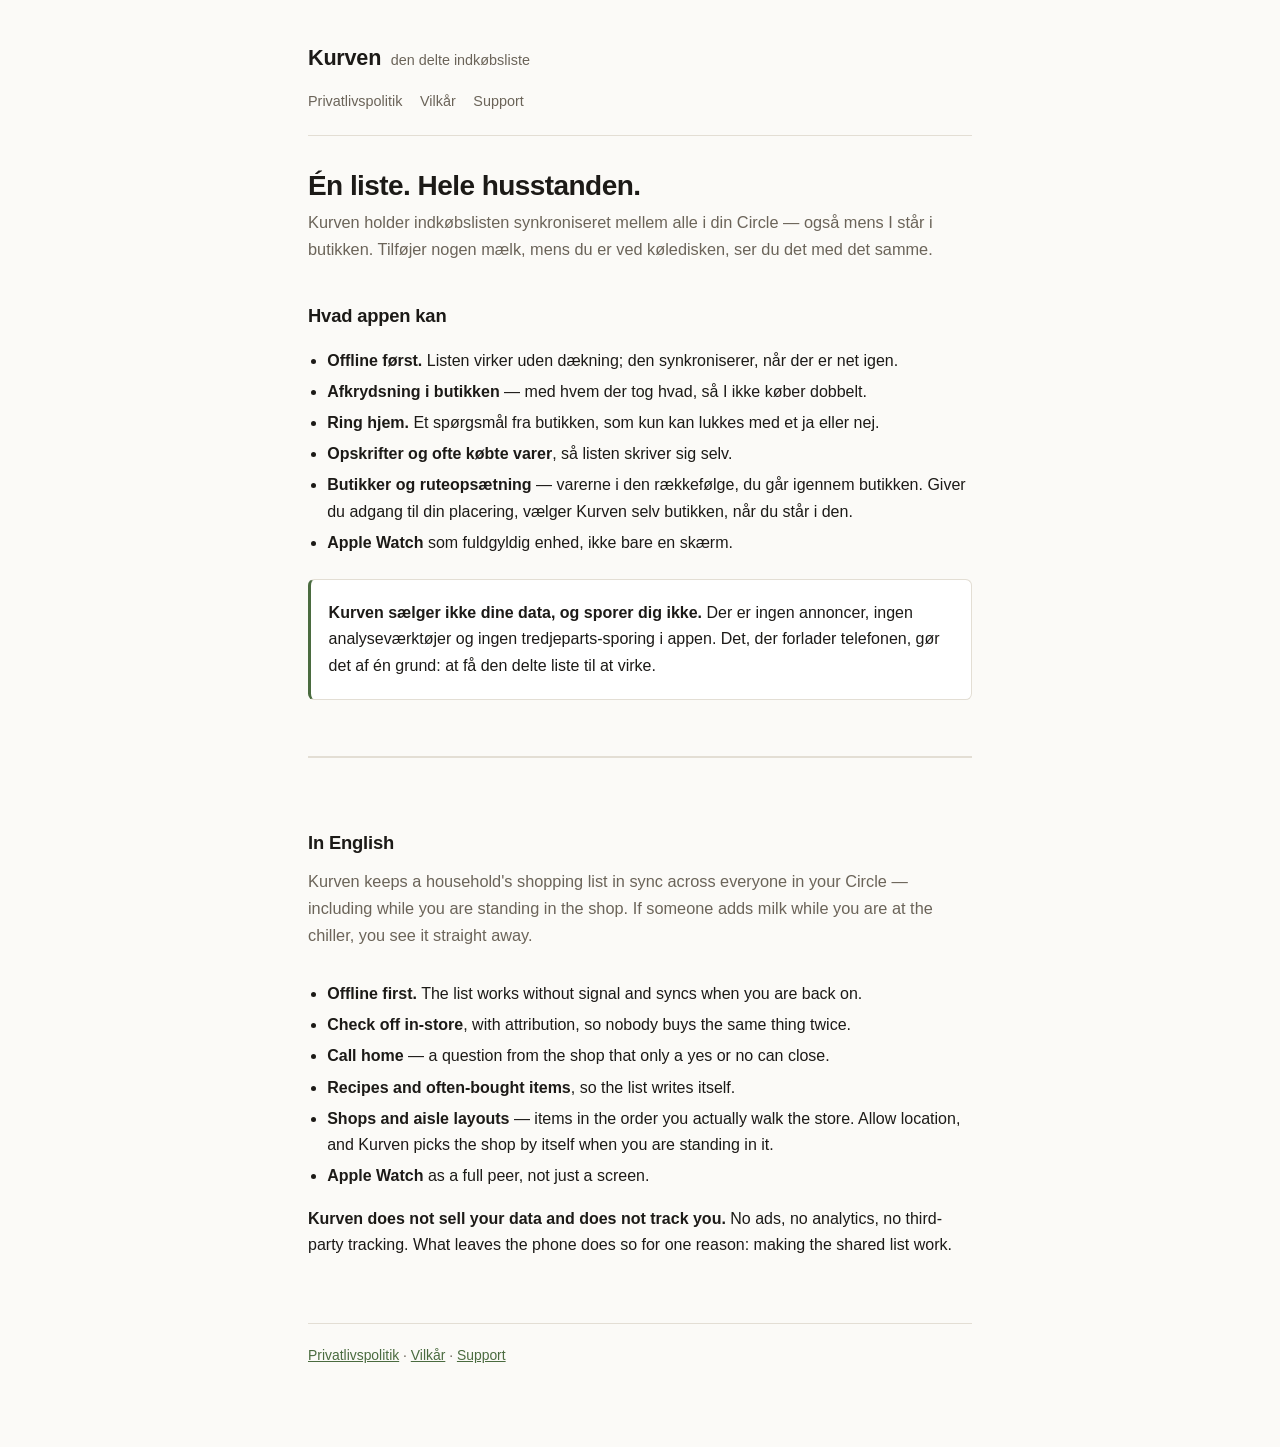
<file: index.html>
<!doctype html>
<html lang="da">
<head>
<meta charset="utf-8">
<meta name="viewport" content="width=device-width,initial-scale=1">
<title>Kurven</title>
<meta name="description" content="Kurven — den delte indkøbsliste til husstanden.">
<link rel="stylesheet" href="/style.css">
</head>
<body>
<div class="wrap">
<header>
  <a class="brand" href="/"><b>Kurven</b> <span>den delte indkøbsliste</span></a>
  <nav>
    <a href="/privacy/">Privatlivspolitik</a>
    <a href="/tos/">Vilkår</a>
    <a href="/support/">Support</a>
  </nav>
</header>

<h1>Én liste. Hele husstanden.</h1>
<p class="lede">Kurven holder indkøbslisten synkroniseret mellem alle i din Circle — også
mens I står i butikken. Tilføjer nogen mælk, mens du er ved køledisken, ser du det med det
samme.</p>

<h2>Hvad appen kan</h2>
<ul>
  <li><b>Offline først.</b> Listen virker uden dækning; den synkroniserer, når der er net igen.</li>
  <li><b>Afkrydsning i butikken</b> — med hvem der tog hvad, så I ikke køber dobbelt.</li>
  <li><b>Ring hjem.</b> Et spørgsmål fra butikken, som kun kan lukkes med et ja eller nej.</li>
  <li><b>Opskrifter og ofte købte varer</b>, så listen skriver sig selv.</li>
  <li><b>Butikker og ruteopsætning</b> — varerne i den rækkefølge, du går igennem butikken.
  Giver du adgang til din placering, vælger Kurven selv butikken, når du står i den.</li>
  <li><b>Apple Watch</b> som fuldgyldig enhed, ikke bare en skærm.</li>
</ul>

<div class="note">
  <p><b>Kurven sælger ikke dine data, og sporer dig ikke.</b> Der er ingen annoncer, ingen
  analyseværktøjer og ingen tredjeparts-sporing i appen. Det, der forlader telefonen, gør det
  af én grund: at få den delte liste til at virke.</p>
</div>

<div class="lang">
<h2 id="en">In English</h2>
<p class="lede">Kurven keeps a household's shopping list in sync across everyone in your
Circle — including while you are standing in the shop. If someone adds milk while you are at
the chiller, you see it straight away.</p>
<ul>
  <li><b>Offline first.</b> The list works without signal and syncs when you are back on.</li>
  <li><b>Check off in-store</b>, with attribution, so nobody buys the same thing twice.</li>
  <li><b>Call home</b> — a question from the shop that only a yes or no can close.</li>
  <li><b>Recipes and often-bought items</b>, so the list writes itself.</li>
  <li><b>Shops and aisle layouts</b> — items in the order you actually walk the store. Allow
  location, and Kurven picks the shop by itself when you are standing in it.</li>
  <li><b>Apple Watch</b> as a full peer, not just a screen.</li>
</ul>
<p><b>Kurven does not sell your data and does not track you.</b> No ads, no analytics, no
third-party tracking. What leaves the phone does so for one reason: making the shared list work.</p>
</div>

<footer>
  <a href="/privacy/">Privatlivspolitik</a> · <a href="/tos/">Vilkår</a> · <a href="/support/">Support</a>
</footer>
</div>
</body>
</html>
</file>
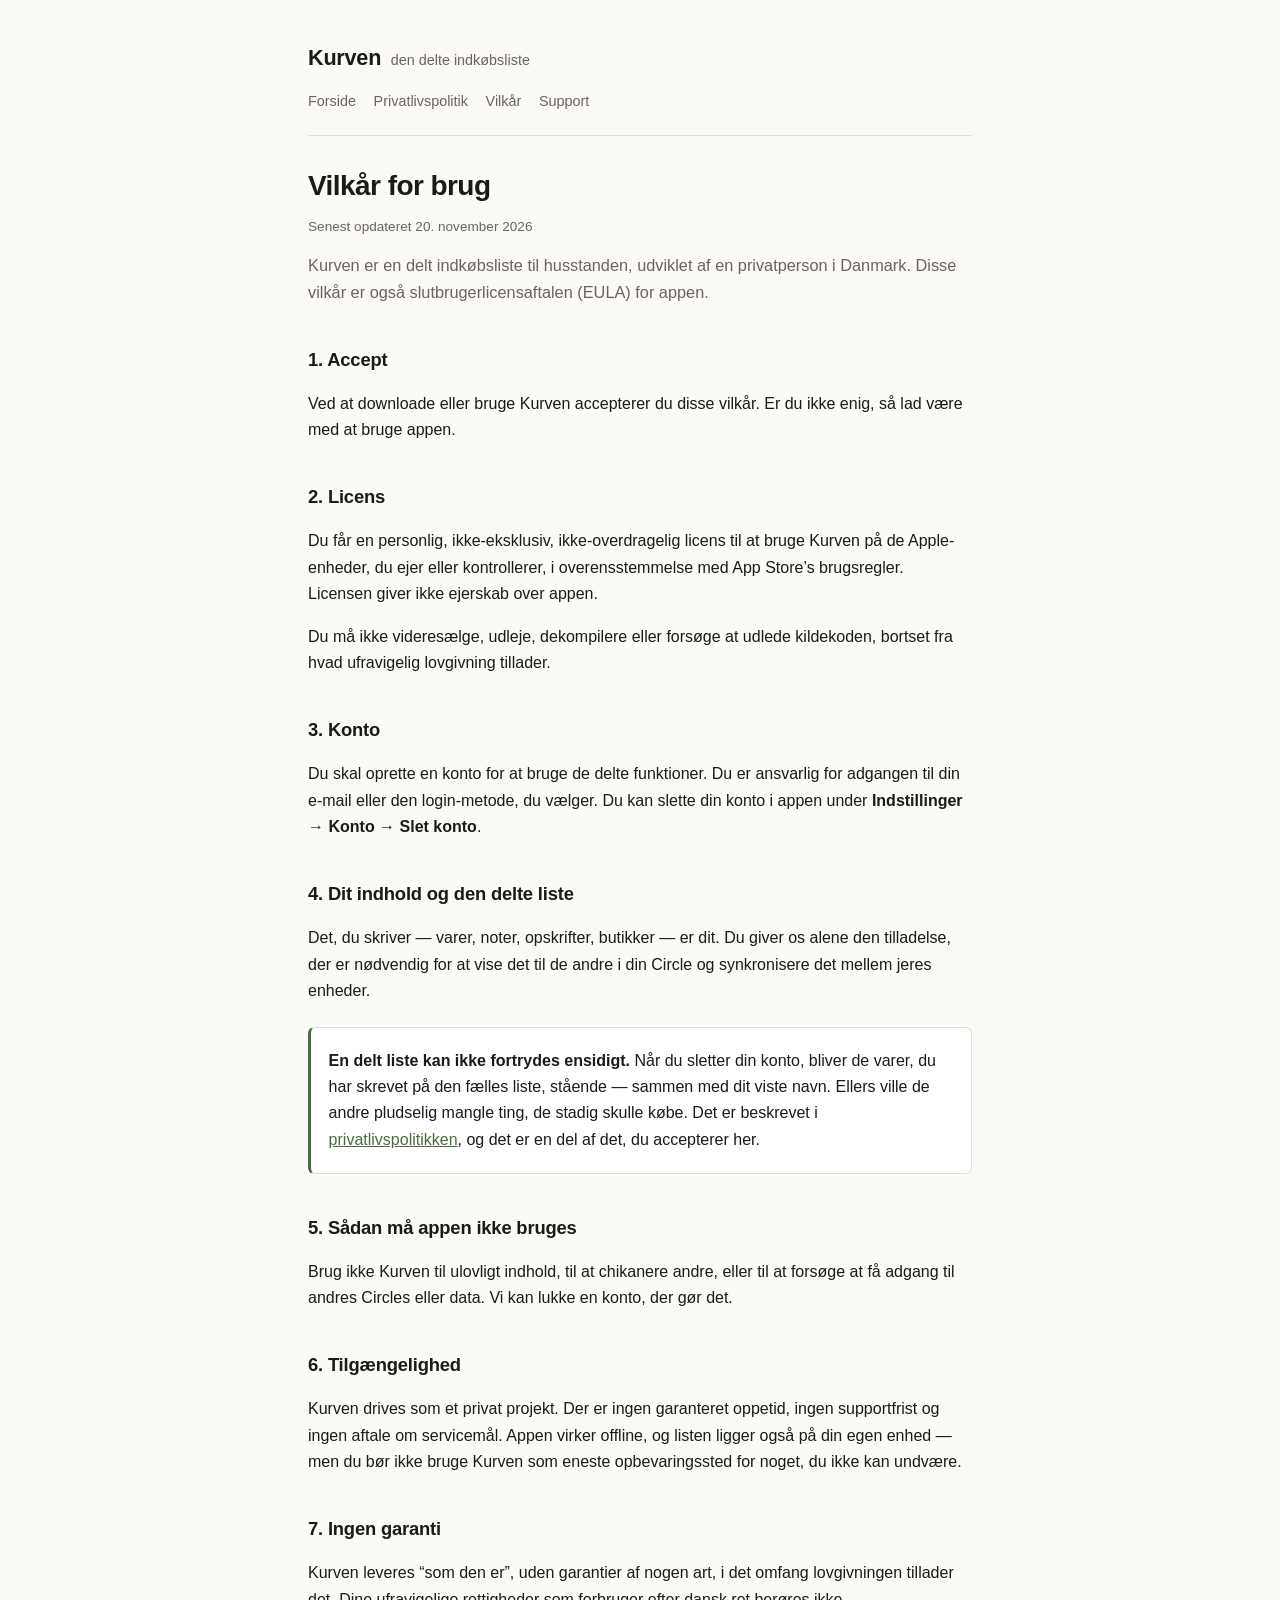
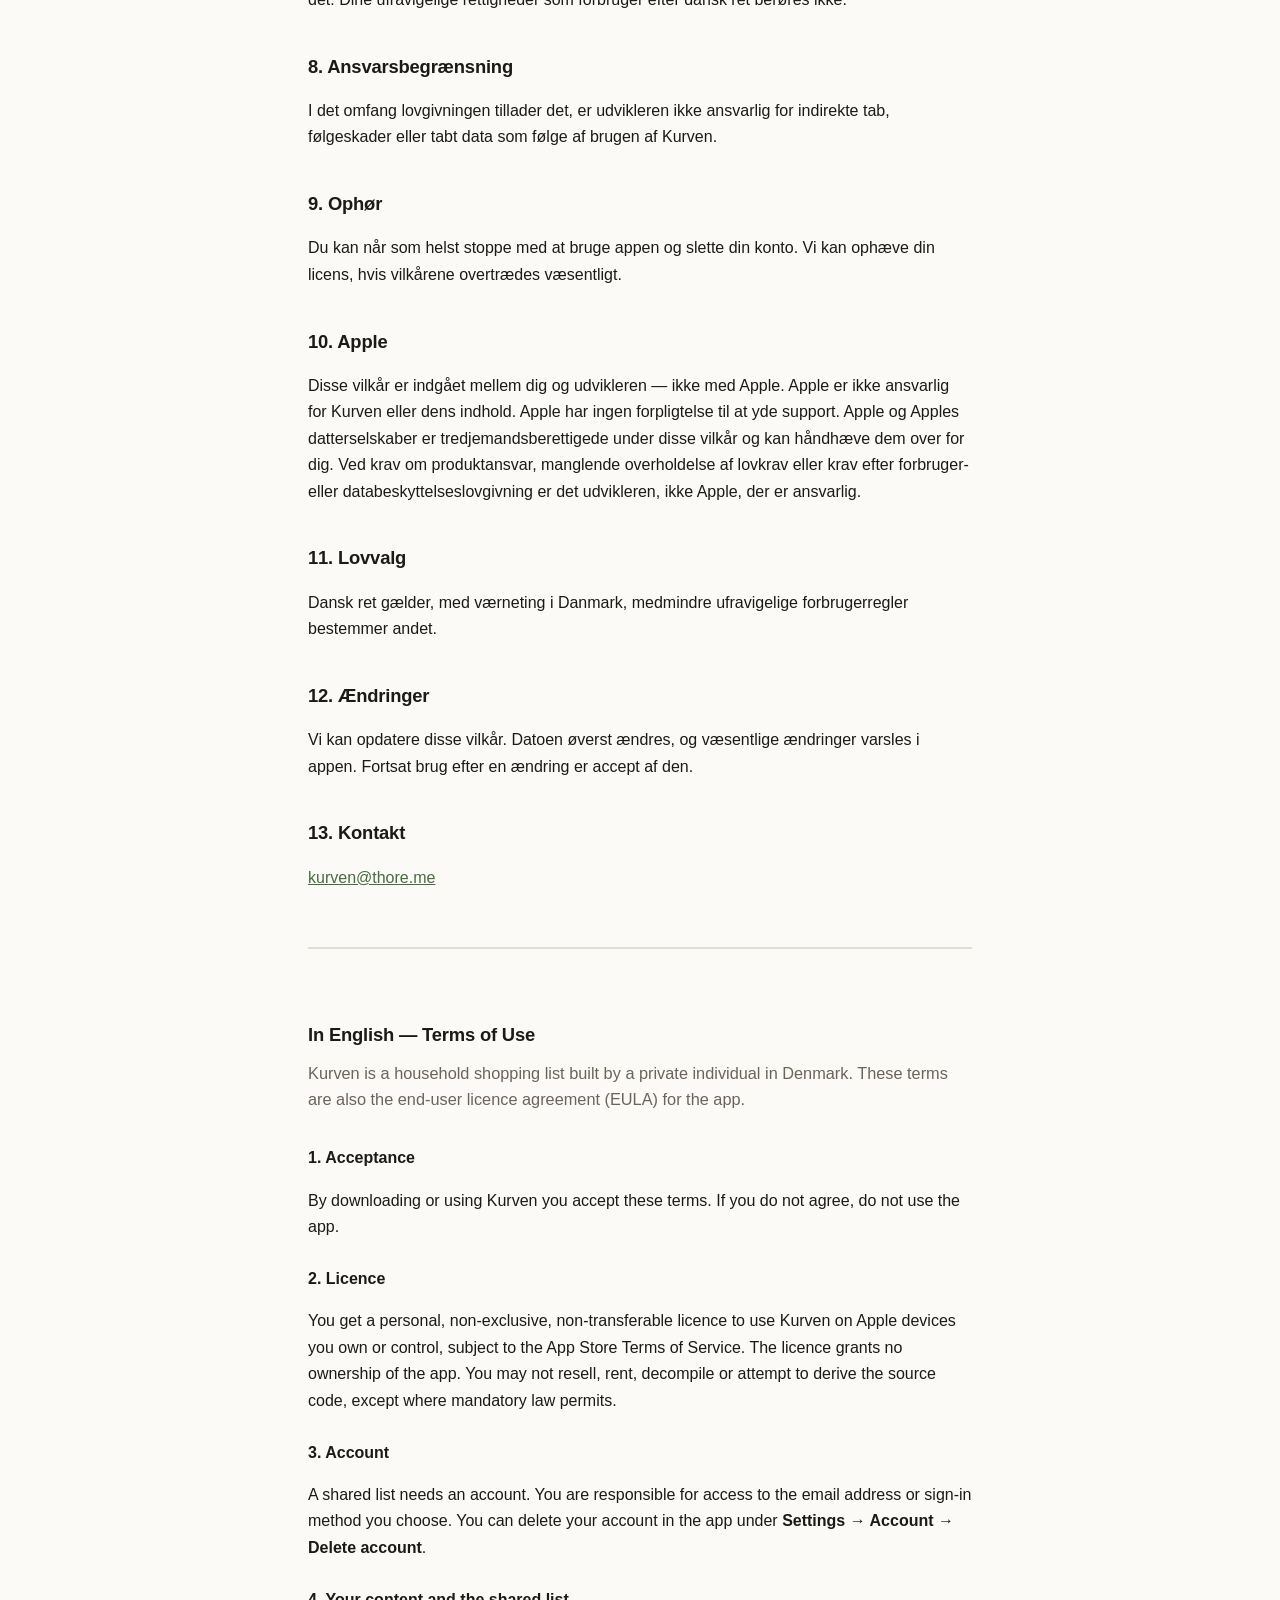
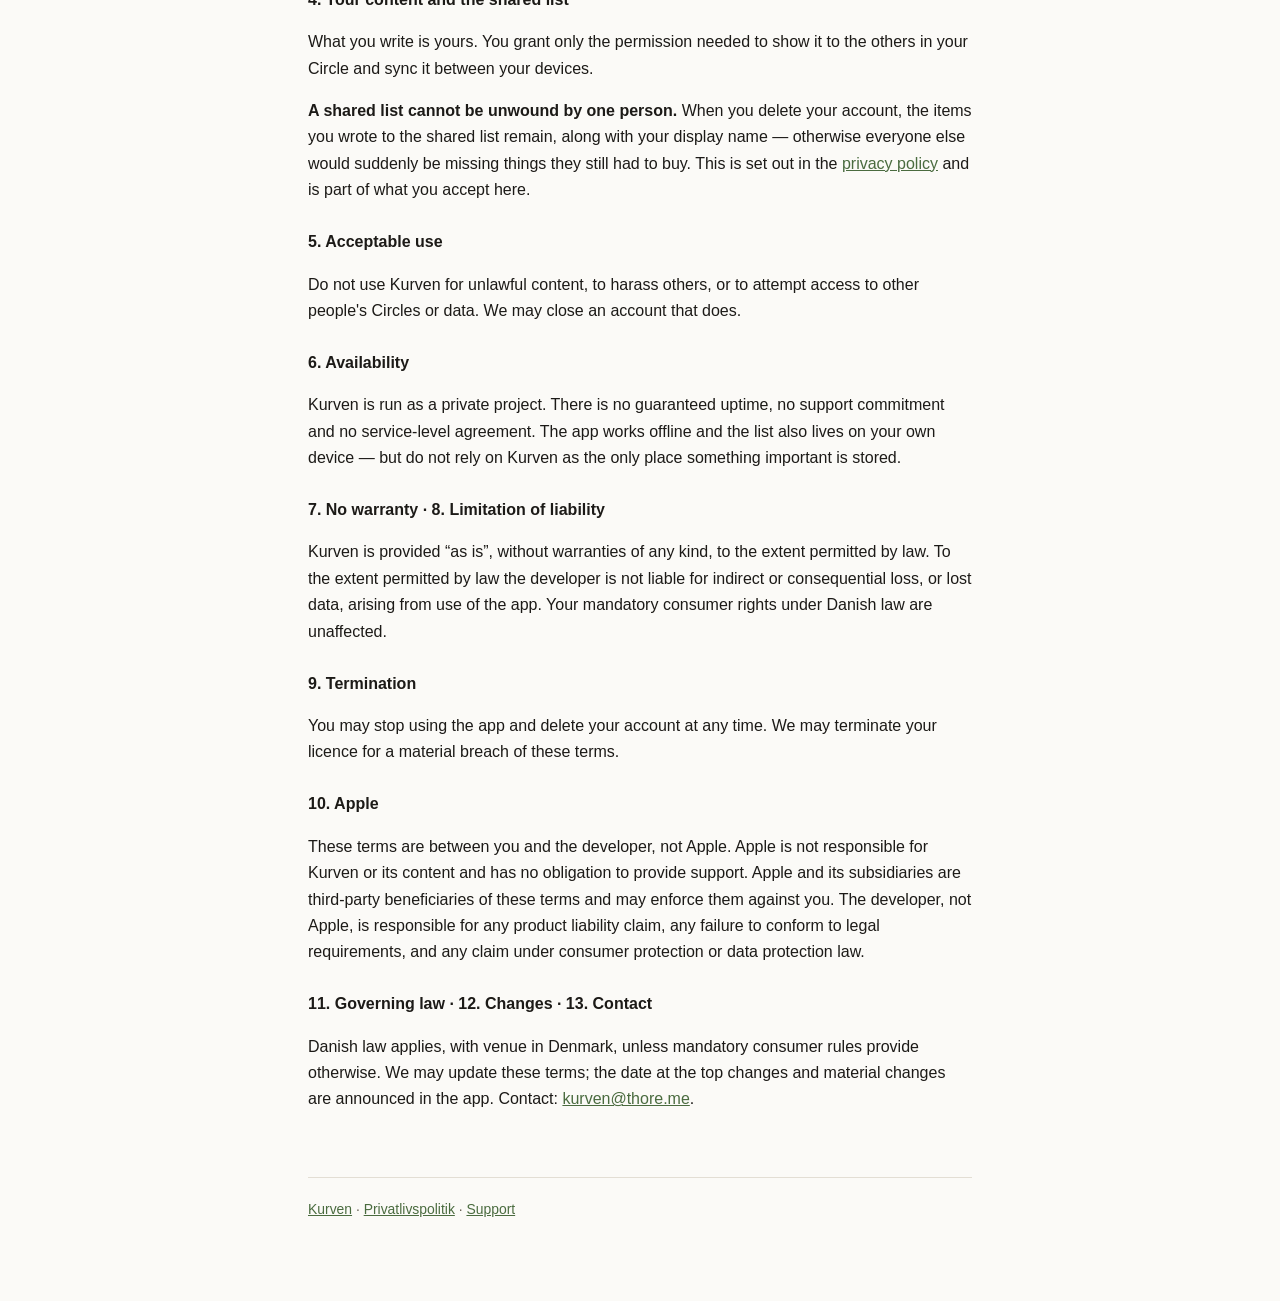
<file: eula/index.html>
<!doctype html>
<html lang="da">
<head>
<meta charset="utf-8">
<meta http-equiv="refresh" content="0; url=/tos/">
<link rel="canonical" href="https://kurven.thore.me/tos/">
<title>Vilkår for brug — Kurven</title>
</head>
<body><p>Se <a href="/tos/">kurven.thore.me/tos</a>.</p></body>
</html>
</file>
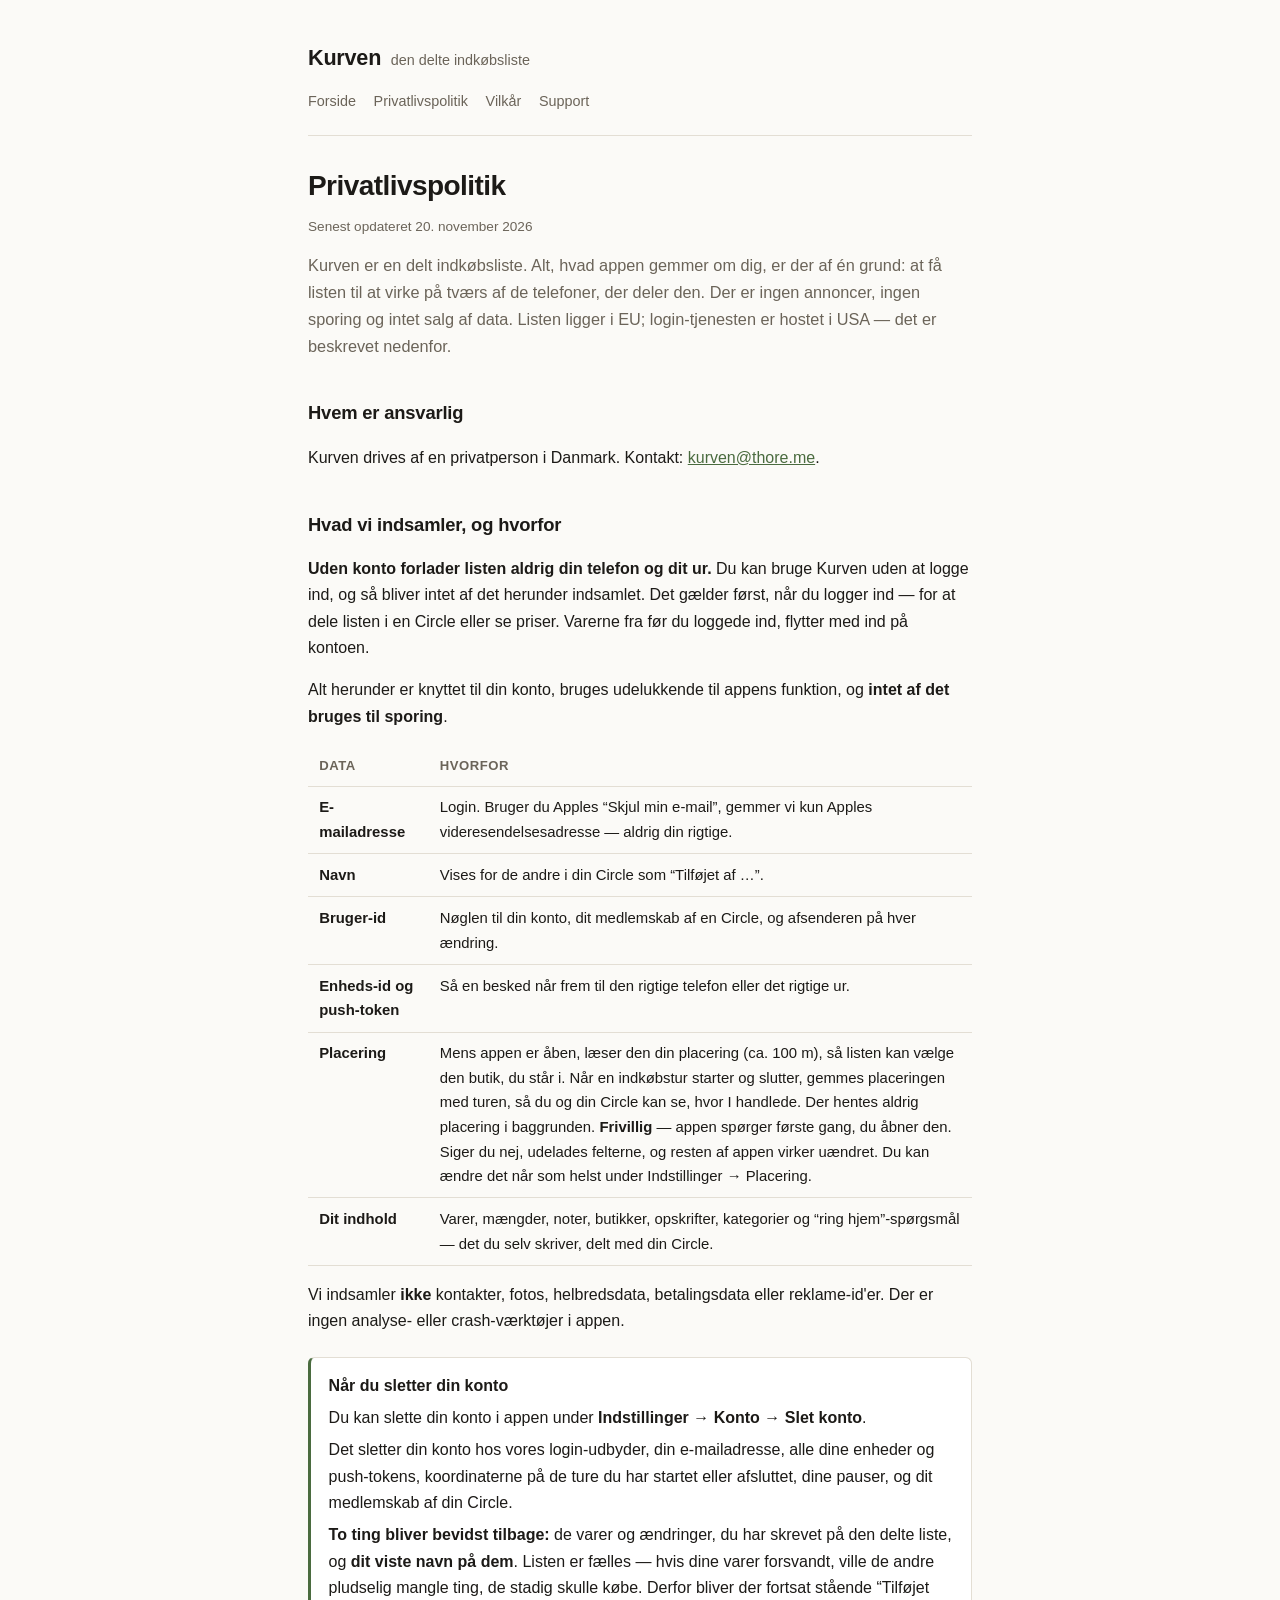
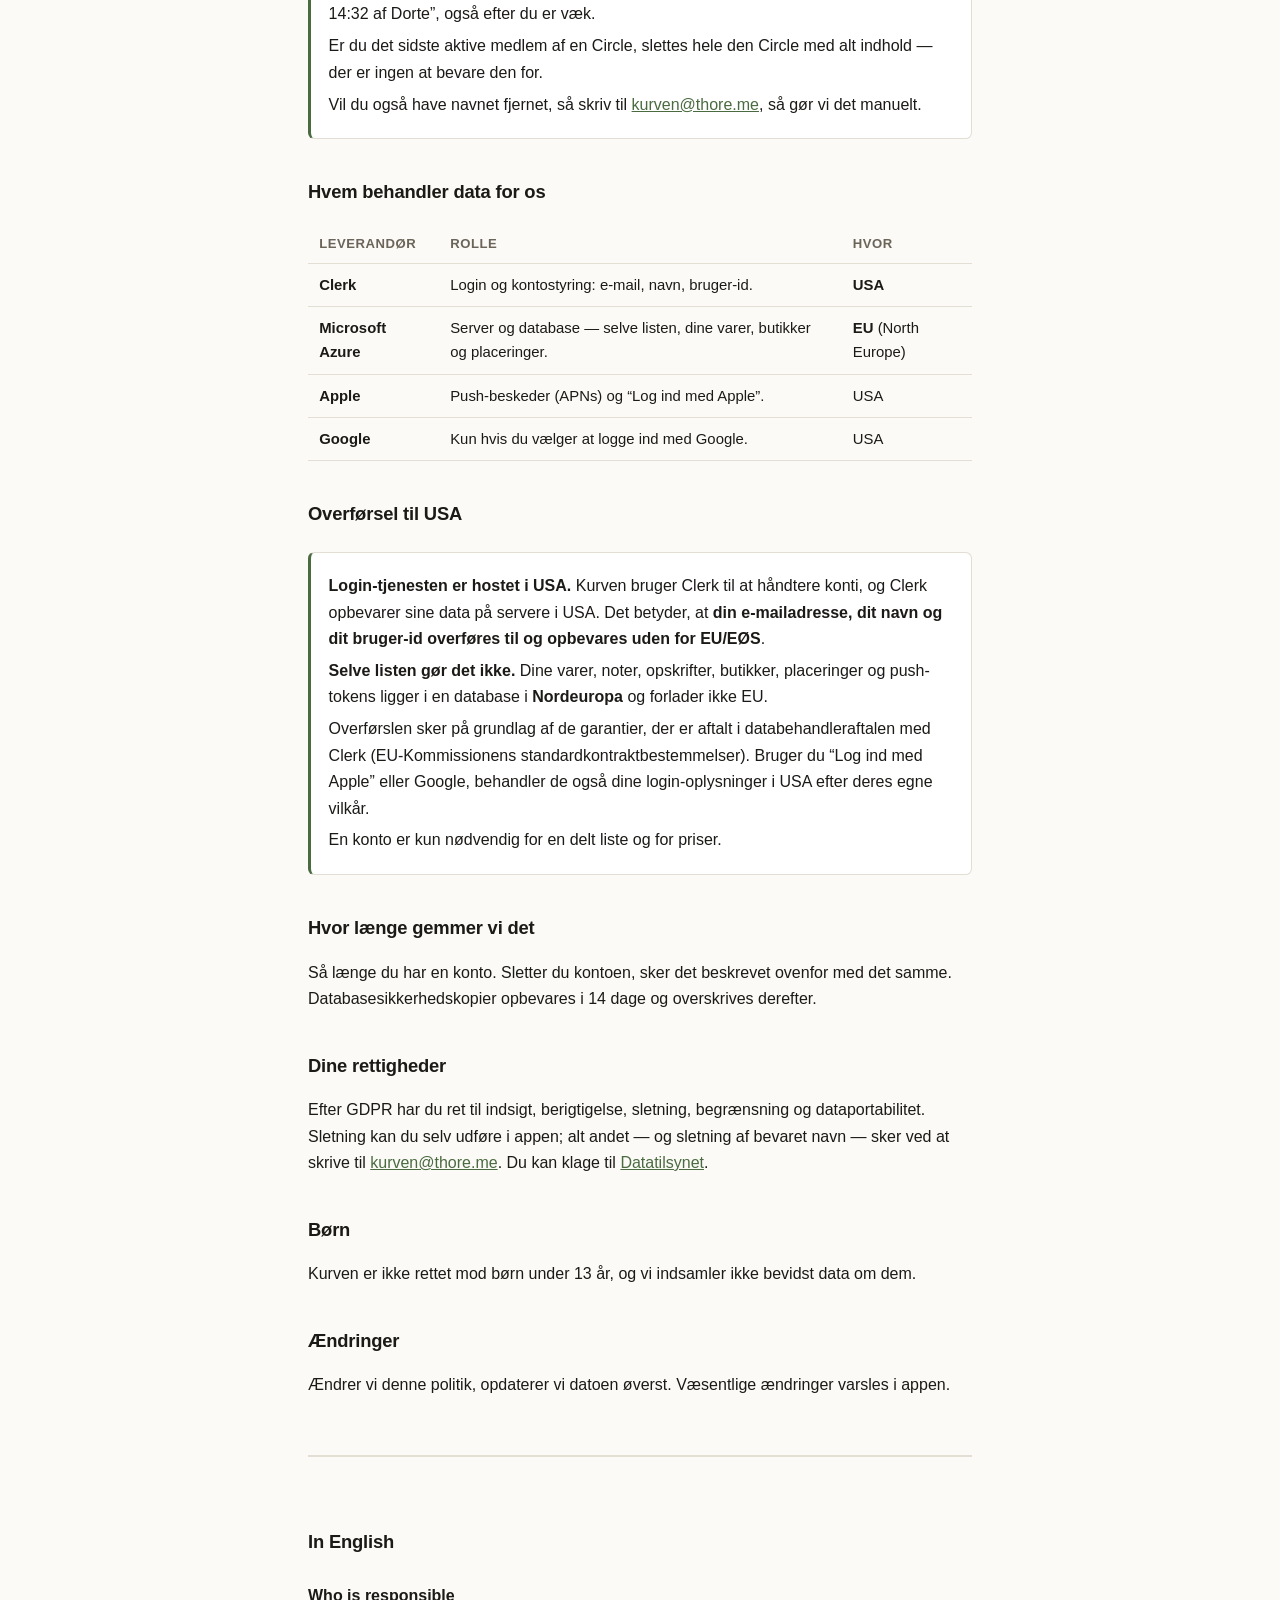
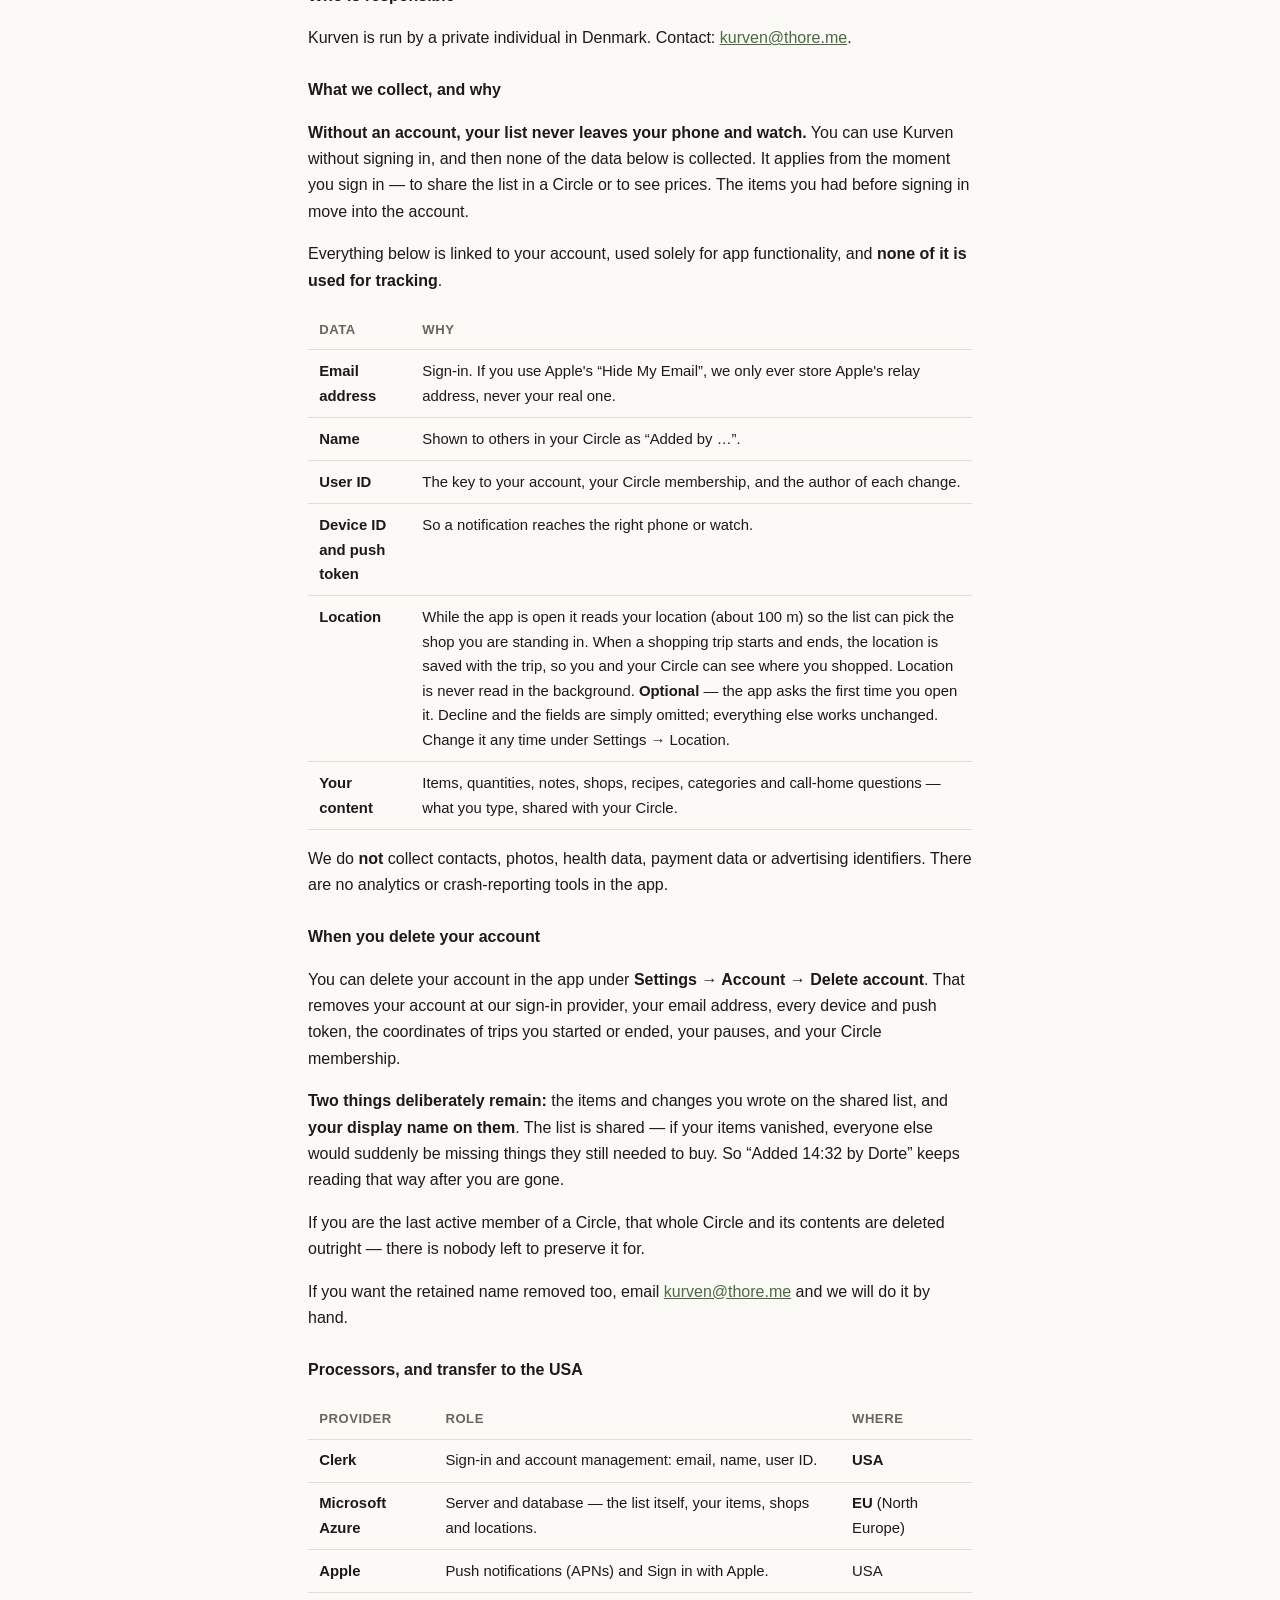
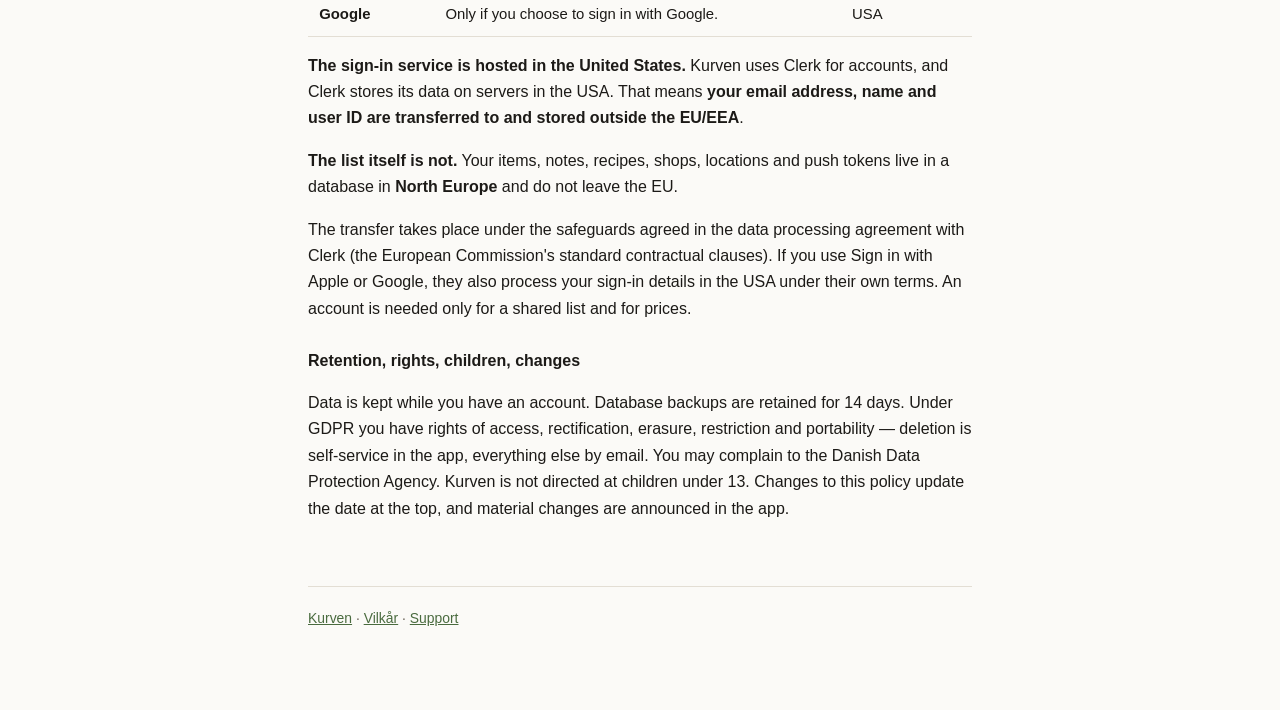
<file: privacy/index.html>
<!doctype html>
<html lang="da">
<head>
<meta charset="utf-8">
<meta name="viewport" content="width=device-width,initial-scale=1">
<title>Privatlivspolitik — Kurven</title>
<meta name="description" content="Kurvens privatlivspolitik: hvad appen indsamler, hvorfor, og hvad der sker når du sletter din konto.">
<link rel="stylesheet" href="/style.css">
</head>
<body>
<div class="wrap">
<header>
  <a class="brand" href="/"><b>Kurven</b> <span>den delte indkøbsliste</span></a>
  <nav><a href="/">Forside</a><a href="/privacy/">Privatlivspolitik</a><a href="/tos/">Vilkår</a><a href="/support/">Support</a></nav>
</header>

<h1>Privatlivspolitik</h1>
<p class="date">Senest opdateret 20. november 2026</p>

<p class="lede">Kurven er en delt indkøbsliste. Alt, hvad appen gemmer om dig, er der af én
grund: at få listen til at virke på tværs af de telefoner, der deler den. Der er ingen
annoncer, ingen sporing og intet salg af data. Listen ligger i EU; login-tjenesten er hostet
i USA — det er beskrevet nedenfor.</p>

<h2>Hvem er ansvarlig</h2>
<p>Kurven drives af en privatperson i Danmark. Kontakt:
<a href="mailto:kurven@thore.me">kurven@thore.me</a>.</p>

<h2>Hvad vi indsamler, og hvorfor</h2>
<p><b>Uden konto forlader listen aldrig din telefon og dit ur.</b> Du kan bruge Kurven uden at
logge ind, og så bliver intet af det herunder indsamlet. Det
gælder først, når du logger ind — for at dele listen i en Circle eller se priser. Varerne fra
før du loggede ind, flytter med ind på kontoen.</p>
<p>Alt herunder er knyttet til din konto, bruges udelukkende til appens funktion, og
<b>intet af det bruges til sporing</b>.</p>

<table>
<tr><th>Data</th><th>Hvorfor</th></tr>
<tr><td><b>E-mailadresse</b></td><td>Login. Bruger du Apples “Skjul min e-mail”, gemmer vi kun Apples videresendelsesadresse — aldrig din rigtige.</td></tr>
<tr><td><b>Navn</b></td><td>Vises for de andre i din Circle som “Tilføjet af …”.</td></tr>
<tr><td><b>Bruger-id</b></td><td>Nøglen til din konto, dit medlemskab af en Circle, og afsenderen på hver ændring.</td></tr>
<tr><td><b>Enheds-id og push-token</b></td><td>Så en besked når frem til den rigtige telefon eller det rigtige ur.</td></tr>
<tr><td><b>Placering</b></td><td>Mens appen er åben, læser den din placering (ca. 100 m), så listen kan vælge den butik, du står i. Når en indkøbstur starter og slutter, gemmes placeringen med turen, så du og din Circle kan se, hvor I handlede. Der hentes aldrig placering i baggrunden. <b>Frivillig</b> — appen spørger første gang, du åbner den. Siger du nej, udelades felterne, og resten af appen virker uændret. Du kan ændre det når som helst under Indstillinger → Placering.</td></tr>
<tr><td><b>Dit indhold</b></td><td>Varer, mængder, noter, butikker, opskrifter, kategorier og “ring hjem”-spørgsmål — det du selv skriver, delt med din Circle.</td></tr>
</table>

<p>Vi indsamler <b>ikke</b> kontakter, fotos, helbredsdata, betalingsdata
eller reklame-id'er. Der er ingen analyse- eller crash-værktøjer i appen.</p>

<div class="note">
  <h3 style="margin-top:0">Når du sletter din konto</h3>
  <p>Du kan slette din konto i appen under <b>Indstillinger → Konto → Slet konto</b>.</p>
  <p>Det sletter din konto hos vores login-udbyder, din e-mailadresse, alle dine enheder og
  push-tokens, koordinaterne på de ture du har startet eller afsluttet, dine pauser, og dit
  medlemskab af din Circle.</p>
  <p><b>To ting bliver bevidst tilbage:</b> de varer og ændringer, du har skrevet på den delte
  liste, og <b>dit viste navn på dem</b>. Listen er fælles — hvis dine varer forsvandt, ville
  de andre pludselig mangle ting, de stadig skulle købe. Derfor bliver der fortsat stående
  “Tilføjet 14:32 af Dorte”, også efter du er væk.</p>
  <p>Er du det sidste aktive medlem af en Circle, slettes hele den Circle med alt indhold —
  der er ingen at bevare den for.</p>
  <p>Vil du også have navnet fjernet, så skriv til
  <a href="mailto:kurven@thore.me">kurven@thore.me</a>, så gør vi det manuelt.</p>
</div>

<h2>Hvem behandler data for os</h2>
<table>
<tr><th>Leverandør</th><th>Rolle</th><th>Hvor</th></tr>
<tr><td><b>Clerk</b></td><td>Login og kontostyring: e-mail, navn, bruger-id.</td><td><b>USA</b></td></tr>
<tr><td><b>Microsoft Azure</b></td><td>Server og database — selve listen, dine varer, butikker og placeringer.</td><td><b>EU</b> (North Europe)</td></tr>
<tr><td><b>Apple</b></td><td>Push-beskeder (APNs) og “Log ind med Apple”.</td><td>USA</td></tr>
<tr><td><b>Google</b></td><td>Kun hvis du vælger at logge ind med Google.</td><td>USA</td></tr>
</table>

<h2>Overførsel til USA</h2>
<div class="note">
  <p><b>Login-tjenesten er hostet i USA.</b> Kurven bruger Clerk til at håndtere konti, og
  Clerk opbevarer sine data på servere i USA. Det betyder, at <b>din e-mailadresse, dit navn
  og dit bruger-id overføres til og opbevares uden for EU/EØS</b>.</p>
  <p><b>Selve listen gør det ikke.</b> Dine varer, noter, opskrifter, butikker,
  placeringer og push-tokens ligger i en database i <b>Nordeuropa</b> og forlader ikke EU.</p>
  <p>Overførslen sker på grundlag af de garantier, der er aftalt i databehandleraftalen med
  Clerk (EU-Kommissionens standardkontraktbestemmelser). Bruger du “Log ind med Apple” eller
  Google, behandler de også dine login-oplysninger i USA efter deres egne vilkår.</p>
  <p>En konto er kun nødvendig for en delt liste og for priser.</p>
</div>

<h2>Hvor længe gemmer vi det</h2>
<p>Så længe du har en konto. Sletter du kontoen, sker det beskrevet ovenfor med det samme.
Databasesikkerhedskopier opbevares i 14 dage og overskrives derefter.</p>

<h2>Dine rettigheder</h2>
<p>Efter GDPR har du ret til indsigt, berigtigelse, sletning, begrænsning og dataportabilitet.
Sletning kan du selv udføre i appen; alt andet — og sletning af bevaret navn — sker ved at
skrive til <a href="mailto:kurven@thore.me">kurven@thore.me</a>. Du kan klage
til <a href="https://www.datatilsynet.dk">Datatilsynet</a>.</p>

<h2>Børn</h2>
<p>Kurven er ikke rettet mod børn under 13 år, og vi indsamler ikke bevidst data om dem.</p>

<h2>Ændringer</h2>
<p>Ændrer vi denne politik, opdaterer vi datoen øverst. Væsentlige ændringer varsles i appen.</p>

<div class="lang">
<h2 id="en">In English</h2>

<h3>Who is responsible</h3>
<p>Kurven is run by a private individual in Denmark. Contact:
<a href="mailto:kurven@thore.me">kurven@thore.me</a>.</p>

<h3>What we collect, and why</h3>
<p><b>Without an account, your list never leaves your phone and watch.</b> You can use Kurven
without signing in, and then none of the data below is collected.
It applies from the moment you sign in — to share the list in a Circle or to see prices. The
items you had before signing in move into the account.</p>
<p>Everything below is linked to your account, used solely for app functionality, and
<b>none of it is used for tracking</b>.</p>
<table>
<tr><th>Data</th><th>Why</th></tr>
<tr><td><b>Email address</b></td><td>Sign-in. If you use Apple's “Hide My Email”, we only ever store Apple's relay address, never your real one.</td></tr>
<tr><td><b>Name</b></td><td>Shown to others in your Circle as “Added by …”.</td></tr>
<tr><td><b>User ID</b></td><td>The key to your account, your Circle membership, and the author of each change.</td></tr>
<tr><td><b>Device ID and push token</b></td><td>So a notification reaches the right phone or watch.</td></tr>
<tr><td><b>Location</b></td><td>While the app is open it reads your location (about 100&nbsp;m) so the list can pick the shop you are standing in. When a shopping trip starts and ends, the location is saved with the trip, so you and your Circle can see where you shopped. Location is never read in the background. <b>Optional</b> — the app asks the first time you open it. Decline and the fields are simply omitted; everything else works unchanged. Change it any time under Settings → Location.</td></tr>
<tr><td><b>Your content</b></td><td>Items, quantities, notes, shops, recipes, categories and call-home questions — what you type, shared with your Circle.</td></tr>
</table>
<p>We do <b>not</b> collect contacts, photos, health data, payment data or
advertising identifiers. There are no analytics or crash-reporting tools in the app.</p>

<h3>When you delete your account</h3>
<p>You can delete your account in the app under <b>Settings → Account → Delete account</b>. That
removes your account at our sign-in provider, your email address, every device and push token,
the coordinates of trips you started or ended, your pauses, and your Circle membership.</p>
<p><b>Two things deliberately remain:</b> the items and changes you wrote on the shared list,
and <b>your display name on them</b>. The list is shared — if your items vanished, everyone else
would suddenly be missing things they still needed to buy. So “Added 14:32 by Dorte” keeps
reading that way after you are gone.</p>
<p>If you are the last active member of a Circle, that whole Circle and its contents are deleted
outright — there is nobody left to preserve it for.</p>
<p>If you want the retained name removed too, email
<a href="mailto:kurven@thore.me">kurven@thore.me</a> and we will do it by hand.</p>

<h3>Processors, and transfer to the USA</h3>
<table>
<tr><th>Provider</th><th>Role</th><th>Where</th></tr>
<tr><td><b>Clerk</b></td><td>Sign-in and account management: email, name, user ID.</td><td><b>USA</b></td></tr>
<tr><td><b>Microsoft Azure</b></td><td>Server and database — the list itself, your items, shops and locations.</td><td><b>EU</b> (North Europe)</td></tr>
<tr><td><b>Apple</b></td><td>Push notifications (APNs) and Sign in with Apple.</td><td>USA</td></tr>
<tr><td><b>Google</b></td><td>Only if you choose to sign in with Google.</td><td>USA</td></tr>
</table>
<p><b>The sign-in service is hosted in the United States.</b> Kurven uses Clerk for accounts, and
Clerk stores its data on servers in the USA. That means <b>your email address, name and user ID
are transferred to and stored outside the EU/EEA</b>.</p>
<p><b>The list itself is not.</b> Your items, notes, recipes, shops, locations and push
tokens live in a database in <b>North Europe</b> and do not leave the EU.</p>
<p>The transfer takes place under the safeguards agreed in the data processing agreement with
Clerk (the European Commission's standard contractual clauses). If you use Sign in with Apple or
Google, they also process your sign-in details in the USA under their own terms. An account
is needed only for a shared list and for prices.</p>

<h3>Retention, rights, children, changes</h3>
<p>Data is kept while you have an account. Database backups are retained for 14 days. Under GDPR
you have rights of access, rectification, erasure, restriction and portability — deletion is
self-service in the app, everything else by email. You may complain to the Danish Data Protection
Agency. Kurven is not directed at children under 13. Changes to this policy update the date at
the top, and material changes are announced in the app.</p>
</div>

<footer><a href="/">Kurven</a> · <a href="/tos/">Vilkår</a> · <a href="/support/">Support</a></footer>
</div>
</body>
</html>
</file>
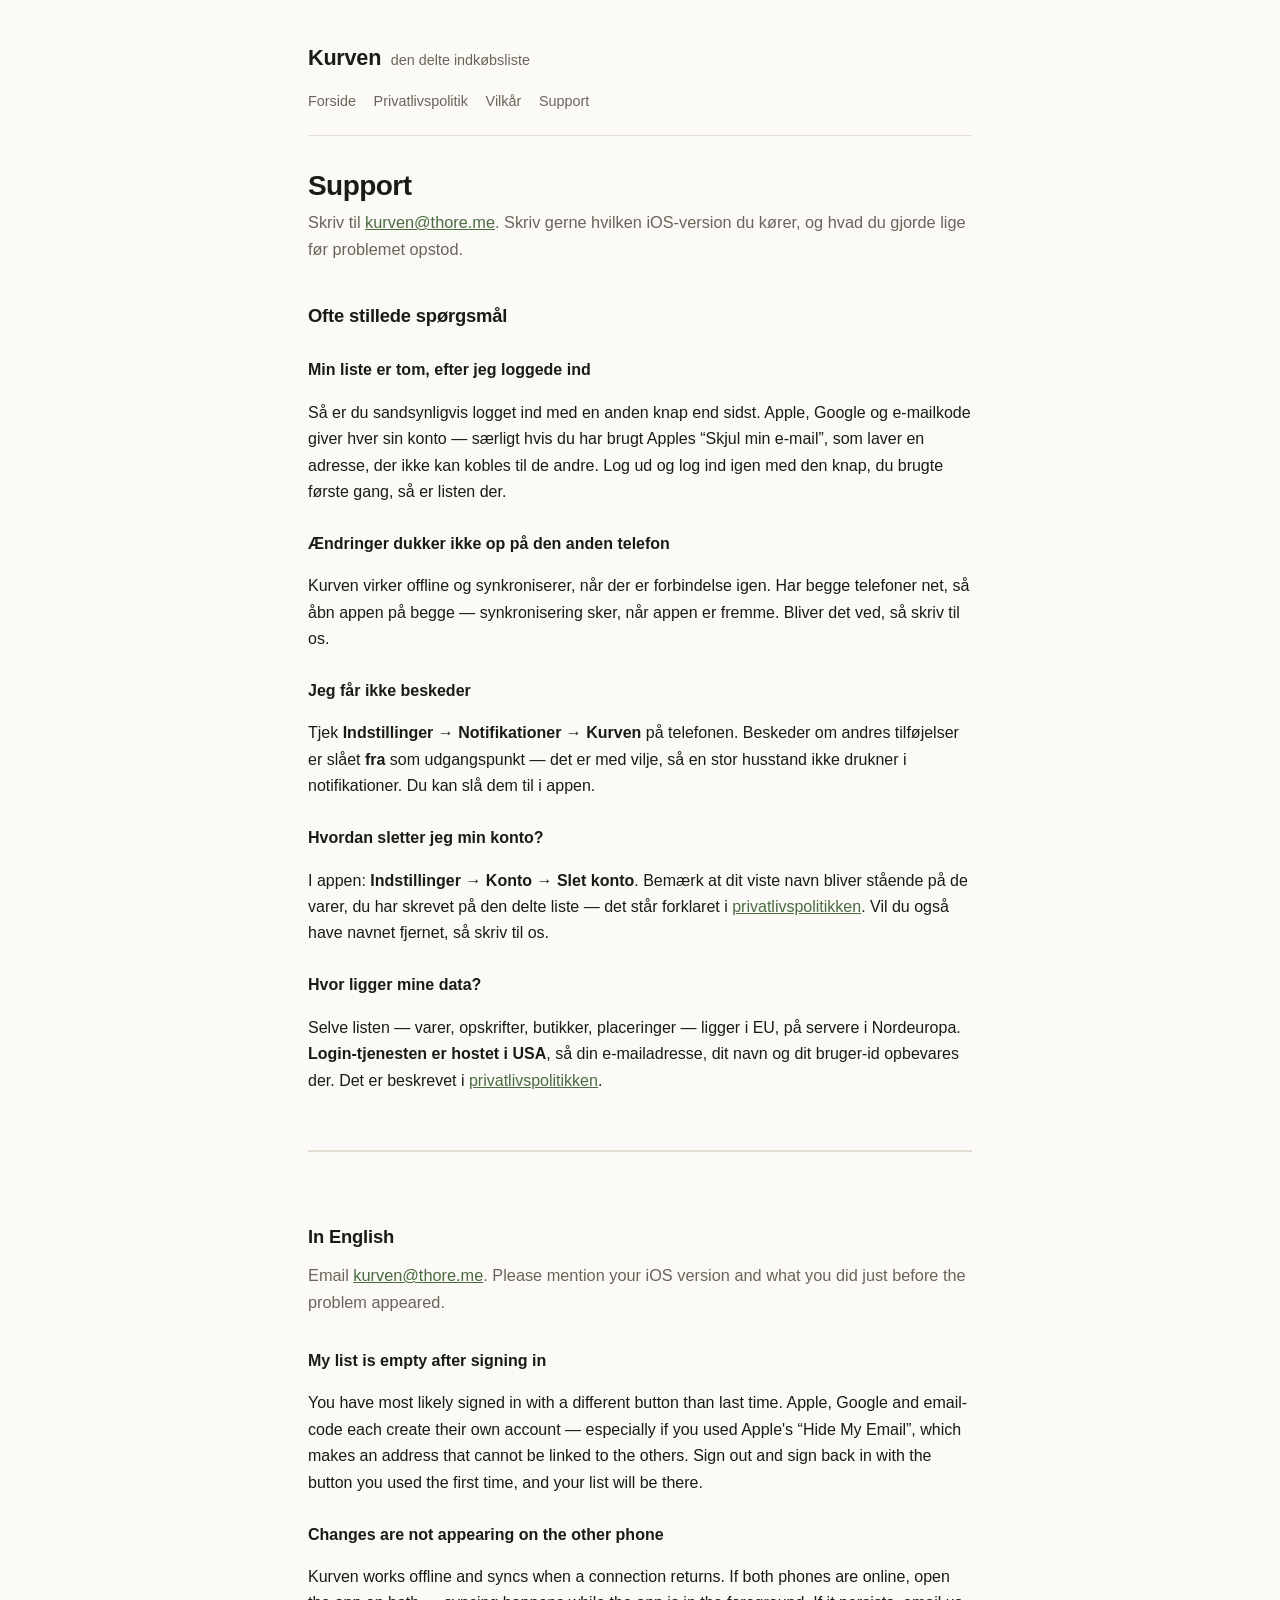
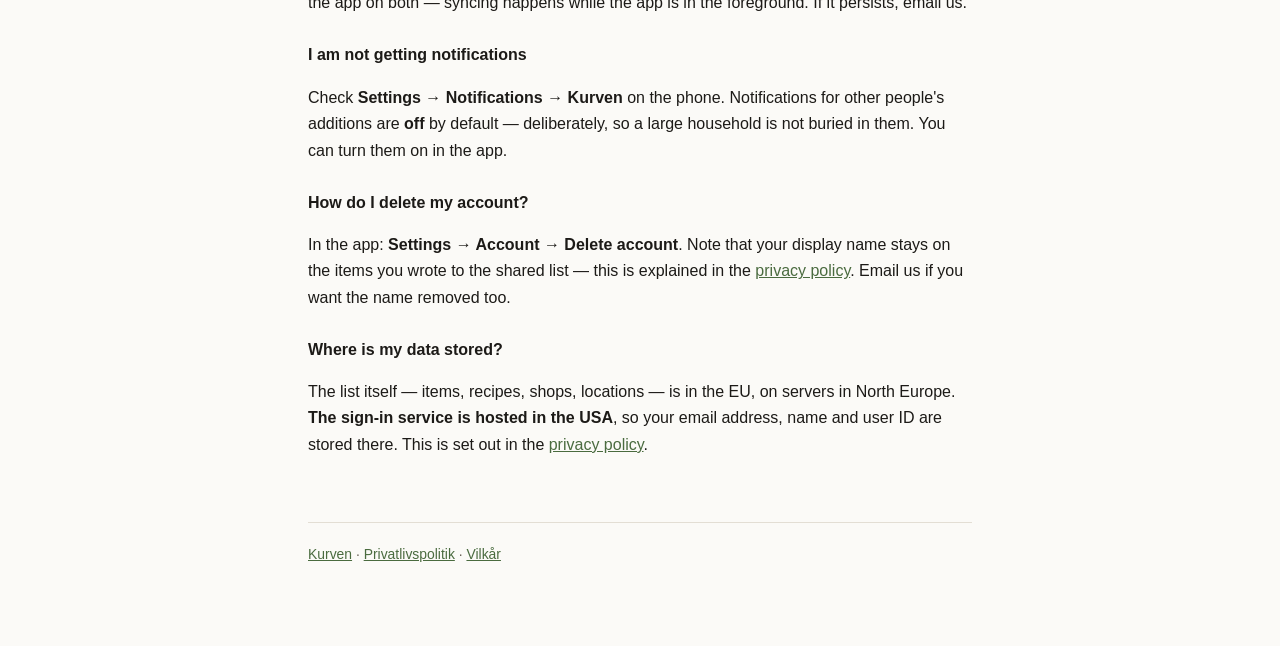
<file: support/index.html>
<!doctype html>
<html lang="da">
<head>
<meta charset="utf-8">
<meta name="viewport" content="width=device-width,initial-scale=1">
<title>Support — Kurven</title>
<meta name="description" content="Hjælp til Kurven: kontakt, ofte stillede spørgsmål og hvordan du sletter din konto.">
<link rel="stylesheet" href="/style.css">
</head>
<body>
<div class="wrap">
<header>
  <a class="brand" href="/"><b>Kurven</b> <span>den delte indkøbsliste</span></a>
  <nav><a href="/">Forside</a><a href="/privacy/">Privatlivspolitik</a><a href="/tos/">Vilkår</a><a href="/support/">Support</a></nav>
</header>

<h1>Support</h1>
<p class="lede">Skriv til <a href="mailto:kurven@thore.me">kurven@thore.me</a>.
Skriv gerne hvilken iOS-version du kører, og hvad du gjorde lige før problemet opstod.</p>

<h2>Ofte stillede spørgsmål</h2>

<h3>Min liste er tom, efter jeg loggede ind</h3>
<p>Så er du sandsynligvis logget ind med en anden knap end sidst. Apple, Google og e-mailkode
giver hver sin konto — særligt hvis du har brugt Apples “Skjul min e-mail”, som laver en
adresse, der ikke kan kobles til de andre. Log ud og log ind igen med den knap, du brugte
første gang, så er listen der.</p>

<h3>Ændringer dukker ikke op på den anden telefon</h3>
<p>Kurven virker offline og synkroniserer, når der er forbindelse igen. Har begge telefoner
net, så åbn appen på begge — synkronisering sker, når appen er fremme. Bliver det ved, så
skriv til os.</p>

<h3>Jeg får ikke beskeder</h3>
<p>Tjek <b>Indstillinger → Notifikationer → Kurven</b> på telefonen. Beskeder om andres
tilføjelser er slået <b>fra</b> som udgangspunkt — det er med vilje, så en stor husstand ikke
drukner i notifikationer. Du kan slå dem til i appen.</p>

<h3>Hvordan sletter jeg min konto?</h3>
<p>I appen: <b>Indstillinger → Konto → Slet konto</b>. Bemærk at dit viste navn bliver stående
på de varer, du har skrevet på den delte liste — det står forklaret i
<a href="/privacy/">privatlivspolitikken</a>. Vil du også have navnet fjernet, så skriv til os.</p>

<h3>Hvor ligger mine data?</h3>
<p>Selve listen — varer, opskrifter, butikker, placeringer — ligger i EU, på servere i
Nordeuropa. <b>Login-tjenesten er hostet i USA</b>, så din e-mailadresse, dit navn og dit
bruger-id opbevares der. Det er beskrevet i <a href="/privacy/">privatlivspolitikken</a>.</p>

<div class="lang">
<h2 id="en">In English</h2>
<p class="lede">Email <a href="mailto:kurven@thore.me">kurven@thore.me</a>.
Please mention your iOS version and what you did just before the problem appeared.</p>

<h3>My list is empty after signing in</h3>
<p>You have most likely signed in with a different button than last time. Apple, Google and
email-code each create their own account — especially if you used Apple's “Hide My Email”, which
makes an address that cannot be linked to the others. Sign out and sign back in with the button
you used the first time, and your list will be there.</p>

<h3>Changes are not appearing on the other phone</h3>
<p>Kurven works offline and syncs when a connection returns. If both phones are online, open the
app on both — syncing happens while the app is in the foreground. If it persists, email us.</p>

<h3>I am not getting notifications</h3>
<p>Check <b>Settings → Notifications → Kurven</b> on the phone. Notifications for other people's
additions are <b>off</b> by default — deliberately, so a large household is not buried in them.
You can turn them on in the app.</p>

<h3>How do I delete my account?</h3>
<p>In the app: <b>Settings → Account → Delete account</b>. Note that your display name stays on
the items you wrote to the shared list — this is explained in the
<a href="/privacy/">privacy policy</a>. Email us if you want the name removed too.</p>

<h3>Where is my data stored?</h3>
<p>The list itself — items, recipes, shops, locations — is in the EU, on servers in North Europe.
<b>The sign-in service is hosted in the USA</b>, so your email address, name and user ID are
stored there. This is set out in the <a href="/privacy/">privacy policy</a>.</p>
</div>

<footer><a href="/">Kurven</a> · <a href="/privacy/">Privatlivspolitik</a> · <a href="/tos/">Vilkår</a></footer>
</div>
</body>
</html>
</file>
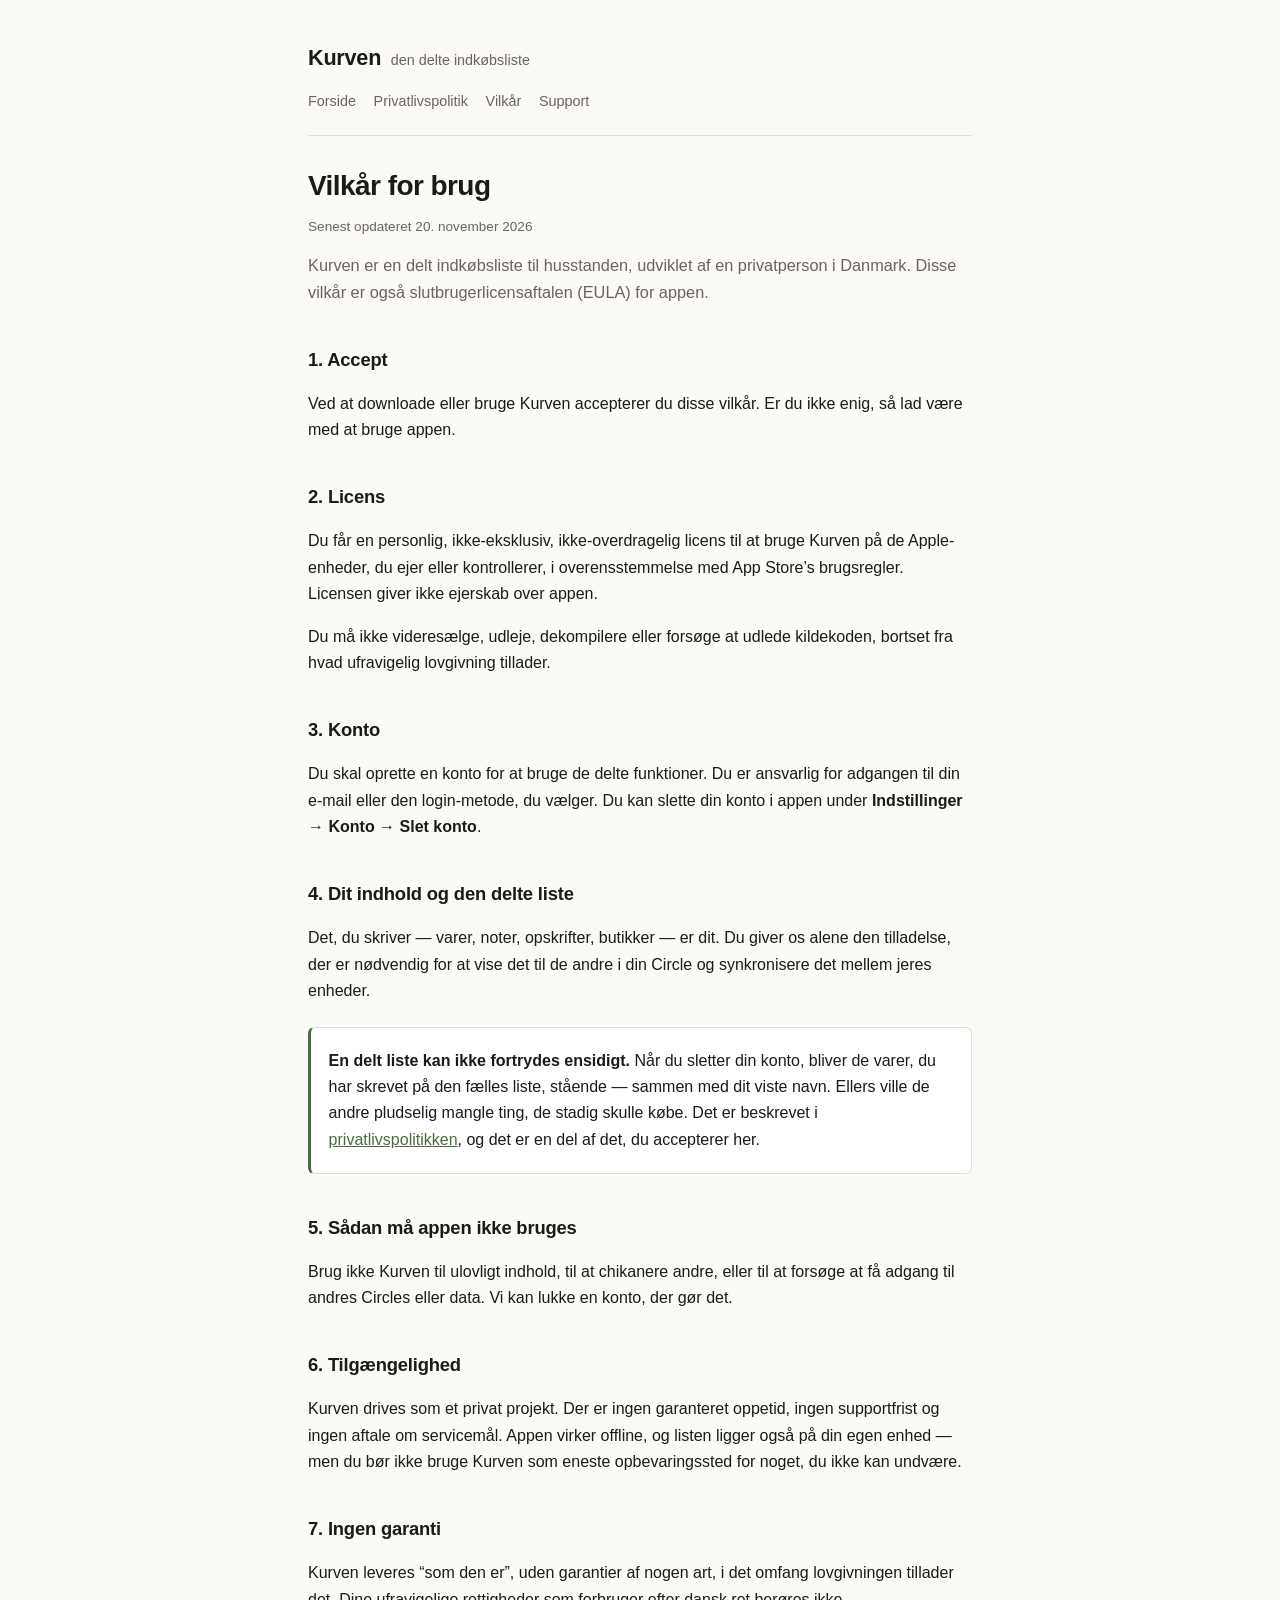
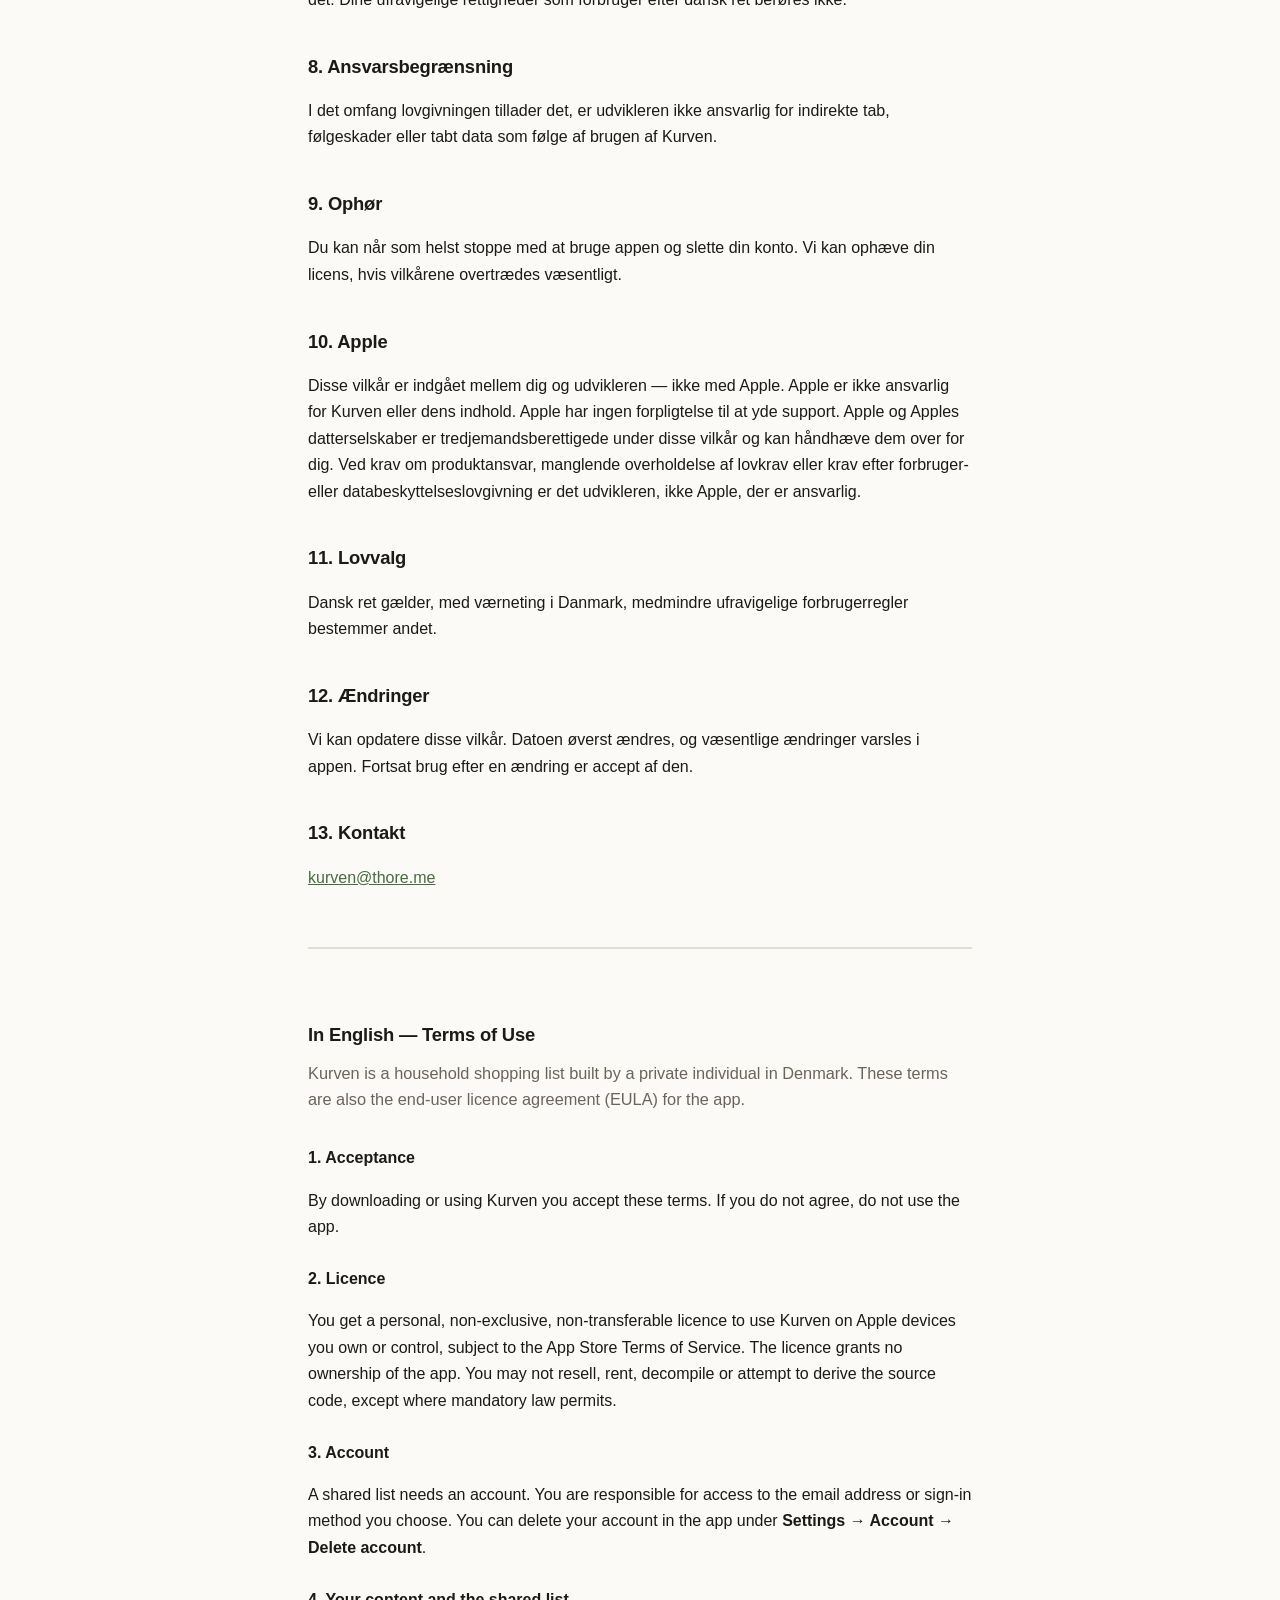
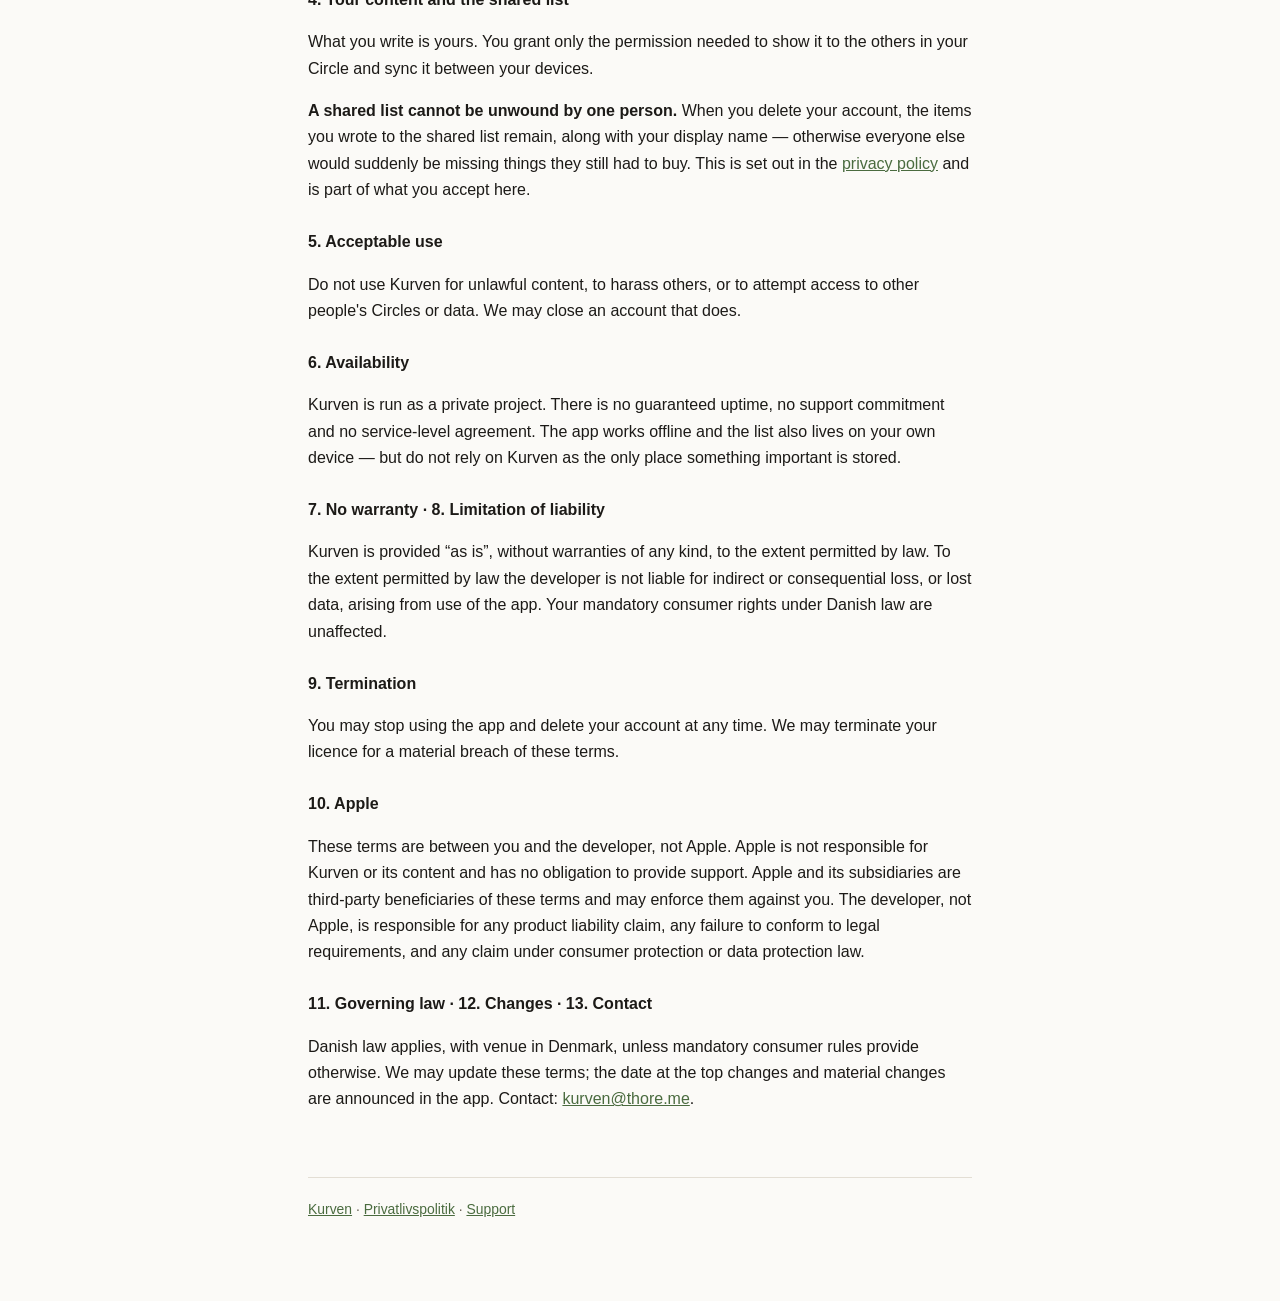
<file: tos/index.html>
<!doctype html>
<html lang="da">
<head>
<meta charset="utf-8">
<meta name="viewport" content="width=device-width,initial-scale=1">
<title>Vilkår for brug — Kurven</title>
<meta name="description" content="Vilkår for brug af Kurven, inklusive slutbrugerlicensaftale (EULA).">
<link rel="stylesheet" href="/style.css">
</head>
<body>
<div class="wrap">
<header>
  <a class="brand" href="/"><b>Kurven</b> <span>den delte indkøbsliste</span></a>
  <nav><a href="/">Forside</a><a href="/privacy/">Privatlivspolitik</a><a href="/tos/">Vilkår</a><a href="/support/">Support</a></nav>
</header>

<h1>Vilkår for brug</h1>
<p class="date">Senest opdateret 20. november 2026</p>

<p class="lede">Kurven er en delt indkøbsliste til husstanden, udviklet af en privatperson i
Danmark. Disse vilkår er også slutbrugerlicensaftalen (EULA) for appen.</p>

<h2>1. Accept</h2>
<p>Ved at downloade eller bruge Kurven accepterer du disse vilkår. Er du ikke enig, så lad
være med at bruge appen.</p>

<h2>2. Licens</h2>
<p>Du får en personlig, ikke-eksklusiv, ikke-overdragelig licens til at bruge Kurven på de
Apple-enheder, du ejer eller kontrollerer, i overensstemmelse med App Store’s
brugsregler. Licensen giver ikke ejerskab over appen.</p>
<p>Du må ikke videresælge, udleje, dekompilere eller forsøge at udlede kildekoden, bortset
fra hvad ufravigelig lovgivning tillader.</p>

<h2>3. Konto</h2>
<p>Du skal oprette en konto for at bruge de delte funktioner. Du er ansvarlig for adgangen
til din e-mail eller den login-metode, du vælger. Du kan slette din konto i appen under
<b>Indstillinger → Konto → Slet konto</b>.</p>

<h2>4. Dit indhold og den delte liste</h2>
<p>Det, du skriver — varer, noter, opskrifter, butikker — er dit. Du giver os alene den
tilladelse, der er nødvendig for at vise det til de andre i din Circle og synkronisere det
mellem jeres enheder.</p>
<div class="note">
  <p><b>En delt liste kan ikke fortrydes ensidigt.</b> Når du sletter din konto, bliver de
  varer, du har skrevet på den fælles liste, stående — sammen med dit viste navn. Ellers ville
  de andre pludselig mangle ting, de stadig skulle købe. Det er beskrevet i
  <a href="/privacy/">privatlivspolitikken</a>, og det er en del af det, du accepterer her.</p>
</div>

<h2>5. Sådan må appen ikke bruges</h2>
<p>Brug ikke Kurven til ulovligt indhold, til at chikanere andre, eller til at forsøge at få
adgang til andres Circles eller data. Vi kan lukke en konto, der gør det.</p>

<h2>6. Tilgængelighed</h2>
<p>Kurven drives som et privat projekt. Der er ingen garanteret oppetid, ingen supportfrist
og ingen aftale om servicemål. Appen virker offline, og listen ligger også på din egen
enhed — men du bør ikke bruge Kurven som eneste opbevaringssted for noget, du ikke kan
undvære.</p>

<h2>7. Ingen garanti</h2>
<p>Kurven leveres “som den er”, uden garantier af nogen art, i det omfang lovgivningen
tillader det. Dine ufravigelige rettigheder som forbruger efter dansk ret berøres ikke.</p>

<h2>8. Ansvarsbegrænsning</h2>
<p>I det omfang lovgivningen tillader det, er udvikleren ikke ansvarlig for indirekte tab,
følgeskader eller tabt data som følge af brugen af Kurven.</p>

<h2>9. Ophør</h2>
<p>Du kan når som helst stoppe med at bruge appen og slette din konto. Vi kan ophæve din
licens, hvis vilkårene overtrædes væsentligt.</p>

<h2>10. Apple</h2>
<p>Disse vilkår er indgået mellem dig og udvikleren — ikke med Apple. Apple er ikke ansvarlig
for Kurven eller dens indhold. Apple har ingen forpligtelse til at yde support. Apple og
Apples datterselskaber er tredjemandsberettigede under disse vilkår og kan håndhæve dem over
for dig. Ved krav om produktansvar, manglende overholdelse af lovkrav eller krav efter
forbruger- eller databeskyttelseslovgivning er det udvikleren, ikke Apple, der er ansvarlig.</p>

<h2>11. Lovvalg</h2>
<p>Dansk ret gælder, med værneting i Danmark, medmindre ufravigelige forbrugerregler
bestemmer andet.</p>

<h2>12. Ændringer</h2>
<p>Vi kan opdatere disse vilkår. Datoen øverst ændres, og væsentlige ændringer varsles i
appen. Fortsat brug efter en ændring er accept af den.</p>

<h2>13. Kontakt</h2>
<p><a href="mailto:kurven@thore.me">kurven@thore.me</a></p>

<div class="lang">
<h2 id="en">In English — Terms of Use</h2>
<p class="lede">Kurven is a household shopping list built by a private individual in Denmark.
These terms are also the end-user licence agreement (EULA) for the app.</p>

<h3>1. Acceptance</h3>
<p>By downloading or using Kurven you accept these terms. If you do not agree, do not use the app.</p>

<h3>2. Licence</h3>
<p>You get a personal, non-exclusive, non-transferable licence to use Kurven on Apple devices
you own or control, subject to the App Store Terms of Service. The licence grants no ownership
of the app. You may not resell, rent, decompile or attempt to derive the source code, except
where mandatory law permits.</p>

<h3>3. Account</h3>
<p>A shared list needs an account. You are responsible for access to the email address or
sign-in method you choose. You can delete your account in the app under
<b>Settings → Account → Delete account</b>.</p>

<h3>4. Your content and the shared list</h3>
<p>What you write is yours. You grant only the permission needed to show it to the others in
your Circle and sync it between your devices.</p>
<p><b>A shared list cannot be unwound by one person.</b> When you delete your account, the items
you wrote to the shared list remain, along with your display name — otherwise everyone else
would suddenly be missing things they still had to buy. This is set out in the
<a href="/privacy/">privacy policy</a> and is part of what you accept here.</p>

<h3>5. Acceptable use</h3>
<p>Do not use Kurven for unlawful content, to harass others, or to attempt access to other
people's Circles or data. We may close an account that does.</p>

<h3>6. Availability</h3>
<p>Kurven is run as a private project. There is no guaranteed uptime, no support commitment and
no service-level agreement. The app works offline and the list also lives on your own device —
but do not rely on Kurven as the only place something important is stored.</p>

<h3>7. No warranty · 8. Limitation of liability</h3>
<p>Kurven is provided “as is”, without warranties of any kind, to the extent permitted by law.
To the extent permitted by law the developer is not liable for indirect or consequential loss,
or lost data, arising from use of the app. Your mandatory consumer rights under Danish law are
unaffected.</p>

<h3>9. Termination</h3>
<p>You may stop using the app and delete your account at any time. We may terminate your licence
for a material breach of these terms.</p>

<h3>10. Apple</h3>
<p>These terms are between you and the developer, not Apple. Apple is not responsible for Kurven
or its content and has no obligation to provide support. Apple and its subsidiaries are
third-party beneficiaries of these terms and may enforce them against you. The developer, not
Apple, is responsible for any product liability claim, any failure to conform to legal
requirements, and any claim under consumer protection or data protection law.</p>

<h3>11. Governing law · 12. Changes · 13. Contact</h3>
<p>Danish law applies, with venue in Denmark, unless mandatory consumer rules provide otherwise.
We may update these terms; the date at the top changes and material changes are announced in the
app. Contact: <a href="mailto:kurven@thore.me">kurven@thore.me</a>.</p>
</div>

<footer><a href="/">Kurven</a> · <a href="/privacy/">Privatlivspolitik</a> · <a href="/support/">Support</a></footer>
</div>
</body>
</html>
</file>
<file: style.css>
:root{
  --bg:#fbfaf7; --fg:#1c1a17; --muted:#6b6459; --rule:#e3ded4;
  --accent:#4a6b3f; --card:#fff;
}
@media (prefers-color-scheme:dark){
  :root:not([data-theme="light"]){
    --bg:#16150f; --fg:#ece7dd; --muted:#9a9184; --rule:#2e2b23;
    --accent:#9dbb8c; --card:#1e1c15;
  }
}
*{box-sizing:border-box}
body{margin:0;background:var(--bg);color:var(--fg);
  font:16px/1.65 -apple-system,BlinkMacSystemFont,"Segoe UI",Roboto,sans-serif;
  -webkit-text-size-adjust:100%}
.wrap{max-width:44rem;margin:0 auto;padding:2.5rem 1.25rem 5rem}
header{border-bottom:1px solid var(--rule);padding-bottom:1.25rem;margin-bottom:2rem}
.brand{display:flex;align-items:baseline;gap:.6rem;text-decoration:none;color:inherit}
.brand b{font-size:1.35rem;letter-spacing:-.01em}
.brand span{color:var(--muted);font-size:.9rem}
nav{margin-top:.9rem;display:flex;gap:1.1rem;flex-wrap:wrap;font-size:.9rem}
nav a{color:var(--muted);text-decoration:none;border-bottom:1px solid transparent}
nav a:hover{color:var(--accent);border-bottom-color:var(--accent)}
h1{font-size:1.75rem;line-height:1.25;letter-spacing:-.02em;margin:0 0 .4rem}
h2{font-size:1.15rem;margin:2.4rem 0 .6rem;letter-spacing:-.01em}
h3{font-size:1rem;margin:1.6rem 0 .4rem}
p,li{color:var(--fg)}
.lede{color:var(--muted);font-size:1.02rem;margin:0 0 2rem}
.date{color:var(--muted);font-size:.85rem}
table{width:100%;border-collapse:collapse;margin:1rem 0;font-size:.93rem;display:block;overflow-x:auto}
th,td{text-align:left;padding:.55rem .7rem;border-bottom:1px solid var(--rule);vertical-align:top}
th{color:var(--muted);font-weight:600;font-size:.82rem;text-transform:uppercase;letter-spacing:.04em}
.note{background:var(--card);border:1px solid var(--rule);border-left:3px solid var(--accent);
  border-radius:.4rem;padding:.9rem 1.1rem;margin:1.4rem 0}
.note p{margin:.35rem 0}
code{font-family:ui-monospace,SFMono-Regular,Menlo,monospace;font-size:.9em;
  background:var(--card);border:1px solid var(--rule);border-radius:.25rem;padding:.1rem .35rem}
a{color:var(--accent)}
footer{margin-top:4rem;padding-top:1.25rem;border-top:1px solid var(--rule);
  color:var(--muted);font-size:.87rem}
.lang{margin:3.5rem 0 0;padding-top:2rem;border-top:2px solid var(--rule)}
ul{padding-left:1.2rem}
li{margin:.3rem 0}
</file>
